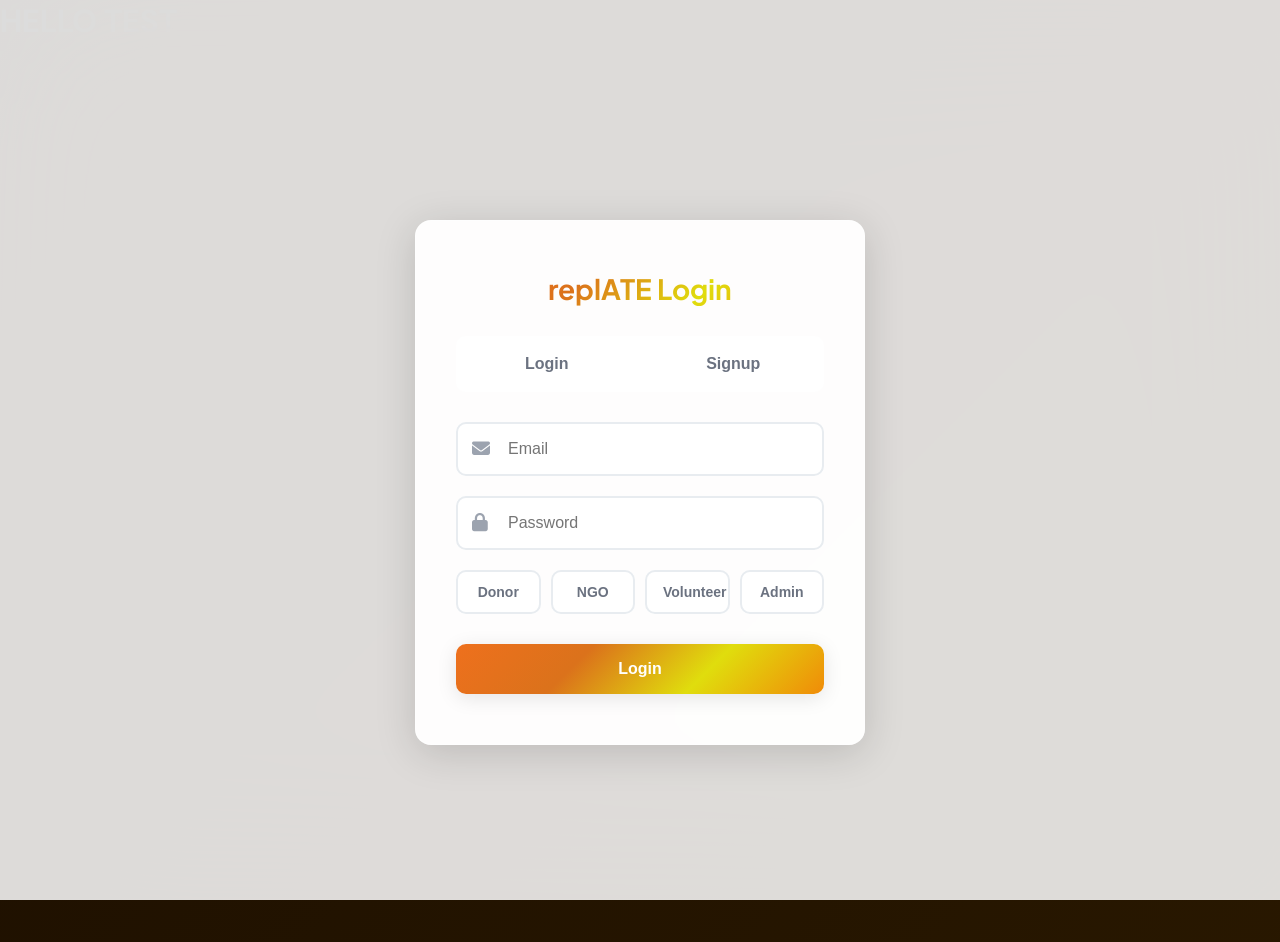
<file: index.html>
<!DOCTYPE html>
<html lang="en">
<head>
<meta charset="UTF-8">
<meta name="viewport" content="width=device-width, initial-scale=1.0">
<title>replATE – Reduce Waste, Feed Lives</title>

<link href="https://fonts.googleapis.com/css2?family=Plus+Jakarta+Sans:wght@400;500;600;700;800;900&family=DM+Sans:wght@300;400;500;600;700&display=swap" rel="stylesheet">
<link rel="stylesheet" href="https://cdnjs.cloudflare.com/ajax/libs/font-awesome/6.5.0/css/all.min.css"/>

<style>

:root {
  --text: #1A1D23;
  --text-2: #6B7280;
  --text-3: #9CA3AF;
  --border: #E8ECF0;
  --shadow: 0 4px 20px rgba(0,0,0,0.1);
  --shadow-lg: 0 8px 40px rgba(0,0,0,0.15);
  --gradient: linear-gradient(135deg, #1a0d00, #2d1b00, #4a2f00, #663d00);
  --gradient-flow: linear-gradient(135deg, #ee701d, #db721b, #e0dd0d, #f08b08);
  --gold-light: #FFED4A;
  --gold-orange: #FFA500;
  --gold-shine: #FFD700;
  --radius: 16px;
  --radius-sm: 10px;
}

*{margin:0;padding:0;box-sizing:border-box}

body{
font-family:'DM Sans',sans-serif;
min-height:100vh;
overflow-y: auto;
background: var(--gradient);
background-size:400% 400%;
animation:gradientFlow 18s infinite;
color: var(--text);
position: relative;
}

@keyframes gradientFlow{
0%{background-position:0% 50%}
50%{background-position:100% 50%}
100%{background-position:0% 50%}
}

/* Bubbles Animation */
.bubbles {
  position: fixed;
  top: 0;
  left: 0;
  width: 100%;
  height: 100%;
  pointer-events: none;
  z-index: 1;
  overflow: hidden;
}

.bubble {
  position: absolute;
  bottom: -100px;
  background: radial-gradient(circle at 30% 30%, var(--gold-shine) 0%, var(--gold-light) 30%, var(--gold-orange) 70%, transparent 80%);
  border-radius: 50%;
  opacity: 0.4;
  animation: float-up linear infinite;
  box-shadow: 0 0 20px rgba(255, 237, 74, 0.5);
}

@keyframes float-up {
  0% {
    transform: translateY(0) translateX(0) scale(0);
    opacity: 0;
  }
  10% {
    opacity: 0.6;
  }
  90% {
    opacity: 0.2;
  }
  100% {
    transform: translateY(-120vh) translateX(50px) scale(1);
    opacity: 0;
  }
}

/* Multiple bubble layers for density */
.bubble:nth-child(1) { left: 10%; width: 8px; height: 8px; animation-duration: 35s; animation-delay: 0s; }
.bubble:nth-child(2) { left: 20%; width: 12px; height: 12px; animation-duration: 42s; animation-delay: 2s; }
.bubble:nth-child(3) { left: 30%; width: 6px; height: 6px; animation-duration: 38s; animation-delay: 5s; }
.bubble:nth-child(4) { left: 40%; width: 10px; height: 10px; animation-duration: 45s; animation-delay: 8s; }
.bubble:nth-child(5) { left: 50%; width: 7px; height: 7px; animation-duration: 40s; animation-delay: 12s; }
.bubble:nth-child(6) { left: 60%; width: 11px; height: 11px; animation-duration: 48s; animation-delay: 15s; }
.bubble:nth-child(7) { left: 70%; width: 9px; height: 9px; animation-duration: 36s; animation-delay: 18s; }
.bubble:nth-child(8) { left: 80%; width: 5px; height: 5px; animation-duration: 44s; animation-delay: 22s; }
.bubble:nth-child(9) { left: 90%; width: 13px; height: 13px; animation-duration: 39s; animation-delay: 26s; }
.bubble:nth-child(10) { left: 15%; width: 4px; height: 4px; animation-duration: 50s; animation-delay: 30s; }
.bubble:nth-child(11) { left: 35%; width: 14px; height: 14px; animation-duration: 37s; animation-delay: 1s; }
.bubble:nth-child(12) { left: 55%; width: 6px; height: 6px; animation-duration: 46s; animation-delay: 4s; }
.bubble:nth-child(13) { left: 75%; width: 10px; height: 10px; animation-duration: 41s; animation-delay: 7s; }
.bubble:nth-child(14) { left: 5%; width: 8px; height: 8px; animation-duration: 43s; animation-delay: 10s; }
.bubble:nth-child(15) { left: 25%; width: 12px; height: 12px; animation-duration: 49s; animation-delay: 13s; }
.bubble:nth-child(16) { left: 45%; width: 7px; height: 7px; animation-duration: 34s; animation-delay: 16s; }
.bubble:nth-child(17) { left: 65%; width: 11px; height: 11px; animation-duration: 47s; animation-delay: 19s; }
.bubble:nth-child(18) { left: 85%; width: 9px; height: 9px; animation-duration: 40s; animation-delay: 23s; }
.bubble:nth-child(19) { left: 95%; width: 5px; height: 5px; animation-duration: 45s; animation-delay: 27s; }
.bubble:nth-child(20) { left: 18%; width: 13px; height: 13px; animation-duration: 38s; animation-delay: 31s; }

body::after{
content:"";
position:fixed;
top:0;
left:0;
right:0;
bottom:0;
background:rgba(255,255,255,.85);
backdrop-filter:blur(80px);
z-index: 2;
}

.login-page{
position:relative;
z-index:10;
display:flex;
align-items:center;
justify-content:center;
min-height:100vh;
padding: 20px;
}

.login-card{
background:rgba(255,255,255,.95);
padding:50px 40px;
border-radius: var(--radius);
width:100%;
max-width:450px;
box-shadow: var(--shadow-lg);
border: 1px solid rgba(255,255,255,0.2);
animation: fadeInUp 0.6s ease-out;
margin-bottom: 20px;
}

@keyframes fadeInUp {
  from { opacity: 0; transform: translateY(30px); }
  to { opacity: 1; transform: translateY(0); }
}

.login-card h2 {
  font-family: 'Plus Jakarta Sans', sans-serif;
  font-weight: 700;
  font-size: 28px;
  text-align: center;
  margin-bottom: 30px;
  color: var(--text);
  background: var(--gradient-flow);
  -webkit-background-clip: text;
  -webkit-text-fill-color: transparent;
  background-clip: text;
}

/* tabs */

.login-tabs{
display:flex;
gap:15px;
margin-bottom:30px;
background: rgba(255,255,255,0.8);
border-radius: var(--radius-sm);
padding: 5px;
}

.login-tab{
flex:1;
padding:14px 20px;
border:none;
border-radius: var(--radius-sm);
cursor:pointer;
font-weight:600;
font-size: 16px;
background: transparent;
color: var(--text-2);
transition: all 0.3s ease;
position: relative;
overflow: hidden;
}

.login-tab::before {
  content: '';
  position: absolute;
  top: 0; left: -100%;
  width: 100%; height: 100%;
  background: var(--gradient-flow);
  transition: left 0.3s ease;
  z-index: -1;
}

.login-tab:hover::before {
  left: 0;
}

.login-tab:hover {
  transform: translateY(-2px);
  box-shadow: var(--shadow);
}

/* forms */

.login-form{display:none}
.login-form.active{display:block; animation: slideIn 0.4s ease;}

@keyframes slideIn {
  from { opacity: 0; transform: translateX(20px); }
  to { opacity: 1; transform: translateX(0); }
}

.form-group{
  margin-bottom:20px;
  position: relative;
}

.form-group input,
.form-group select{
width:100%;
padding:16px 16px 16px 50px;
border-radius: var(--radius-sm);
border:2px solid var(--border);
font-size: 16px;
transition: all 0.3s ease;
background: rgba(255,255,255,0.9);
}

.form-group input:focus,
.form-group select:focus {
  border-color: #6366f1;
  box-shadow: 0 0 0 3px rgba(99,102,241,0.1);
  outline: none;
}

.form-group i {
  position: absolute;
  left: 16px;
  top: 50%;
  transform: translateY(-50%);
  color: var(--text-3);
  font-size: 18px;
  transition: color 0.3s ease;
}

.role-buttons {
  display: flex;
  gap: 10px;
  flex-wrap: wrap;
}

.role-btn {
  flex: 1;
  min-width: 80px;
  padding: 12px 16px;
  border: 2px solid var(--border);
  border-radius: var(--radius-sm);
  background: rgba(255,255,255,0.9);
  color: var(--text-2);
  font-weight: 600;
  font-size: 14px;
  cursor: pointer;
  transition: all 0.3s ease;
}

.role-btn:hover {
  border-color: #6366f1;
  background: rgba(99,102,241,0.1);
  color: #6366f1;
}

.role-btn.selected {
  border-color: #6366f1;
  background: var(--gradient-flow);
  color: white;
}

.form-group .toggle-password,
.form-group .checkmark {
  right: 16px;
  left: auto;
  cursor: pointer;
}

.form-group .checkmark {
  color: #10b981; /* green */
  opacity: 0;
  transition: opacity 0.3s ease;
}

.form-group .checkmark.show {
  opacity: 1;
}

.form-group input:focus + i,
.form-group select:focus + i {
  color: #6366f1;
}

.sign-in-btn{
width:100%;
padding:16px;
border:none;
border-radius: var(--radius-sm);
background: var(--gradient-flow);
color:white;
font-weight:600;
font-size: 16px;
cursor:pointer;
transition: all 0.3s ease;
box-shadow: var(--shadow);
margin-top: 10px;
}

.sign-in-btn:hover {
  transform: translateY(-2px);
  box-shadow: 0 6px 25px rgba(0,0,0,0.2);
}

.toast{
position:fixed;
bottom:30px;
right:30px;
background: linear-gradient(135deg, #ef4444, #dc2626);
color:white;
padding:15px 25px;
border-radius: var(--radius-sm);
opacity:0;
transition:.3s;
box-shadow: var(--shadow);
z-index: 1000;
}

.toast.show{opacity:1}

/* Responsive */
@media (max-width: 480px) {
  .login-card {
    padding: 30px 20px;
    margin: 20px;
  }
  .login-card h2 {
    font-size: 24px;
  }
  .login-tab {
    padding: 12px 16px;
    font-size: 14px;
  }
  .form-group input,
  .form-group select {
    padding: 14px 14px 14px 45px;
  }
  .form-group i {
    left: 14px;
    font-size: 16px;
  }
  .role-btn {
    min-width: 70px;
    padding: 10px 12px;
    font-size: 13px;
  }
}

</style>
</head>

<body>
  <!-- Bubbles Container -->
  <div class="bubbles">
    <div class="bubble"></div>
    <div class="bubble"></div>
    <div class="bubble"></div>
    <div class="bubble"></div>
    <div class="bubble"></div>
    <div class="bubble"></div>
    <div class="bubble"></div>
    <div class="bubble"></div>
    <div class="bubble"></div>
    <div class="bubble"></div>
    <div class="bubble"></div>
    <div class="bubble"></div>
    <div class="bubble"></div>
    <div class="bubble"></div>
    <div class="bubble"></div>
    <div class="bubble"></div>
    <div class="bubble"></div>
    <div class="bubble"></div>
    <div class="bubble"></div>
    <div class="bubble"></div>
  </div>

  <h1>HELLO TEST</h1>


<div class="login-page">

<div class="login-card">

<h2>replATE Login</h2>

<div class="login-tabs">

<button type="button"
class="login-tab active"
onclick="switchTab('login')">
Login
</button>

<button type="button"
class="login-tab"
onclick="switchTab('signup')">
Signup
</button>

</div>


<!-- LOGIN -->

<div id="login-form"
class="login-form active">

<div class="form-group">
<input id="login-email"
placeholder="Email">
<i class="fas fa-envelope"></i>
</div>

<div class="form-group">
<input id="login-password"
placeholder="Password"
type="password">
<i class="fas fa-lock"></i>
</div>

<div class="form-group role-buttons">
<button type="button" class="role-btn" data-role="donor">Donor</button>
<button type="button" class="role-btn" data-role="ngo">NGO</button>
<button type="button" class="role-btn" data-role="volunteer">Volunteer</button>
<button type="button" class="role-btn" data-role="admin">Admin</button>
<input type="hidden" id="login-role" value="">
</div>

<button
class="sign-in-btn"
onclick="submitAuth('login')">
Login
</button>

</div>


<!-- SIGNUP -->

<div id="signup-form"
class="login-form">

<div class="form-group">
<input id="signup-name"
placeholder="Name">
<i class="fas fa-user"></i>
</div>

<div class="form-group">
<input id="signup-phone"
placeholder="Phone">
<i class="fas fa-phone"></i>
</div>

<div class="form-group">
<input id="signup-email"
placeholder="Email">
<i class="fas fa-envelope"></i>
</div>

<div class="form-group">
<input id="signup-password"
type="password"
placeholder="Password">
<i class="fas fa-lock"></i>
<i class="fas fa-eye toggle-password" data-target="signup-password"></i>
</div>

<div class="form-group">
<input id="signup-confirm-password"
type="password"
placeholder="Confirm">
<i class="fas fa-lock"></i>
<i class="fas fa-eye toggle-password" data-target="signup-confirm-password"></i>
<i class="fas fa-check checkmark" id="confirm-check"></i>
</div>

<div class="form-group role-buttons">
<button type="button" class="role-btn" data-role="donor">Donor</button>
<button type="button" class="role-btn" data-role="ngo">NGO</button>
<button type="button" class="role-btn" data-role="volunteer">Volunteer</button>
<button type="button" class="role-btn" data-role="admin">Admin</button>
<input type="hidden" id="signup-role" value="">
</div>

<button
class="sign-in-btn"
onclick="submitAuth('signup')">
Signup
</button>

</div>

</div>

<div id="toast" class="toast"></div>

<script>

function switchTab(type){

let login=document.getElementById("login-form")
let signup=document.getElementById("signup-form")

let tabs=document.querySelectorAll(".login-tab")

tabs.forEach(t=>t.classList.remove("active"))

if(type=="login"){
login.classList.add("active")
signup.classList.remove("active")
tabs[0].classList.add("active")
}

if(type=="signup"){
signup.classList.add("active")
login.classList.remove("active")
tabs[1].classList.add("active")
// Scroll to signup form
setTimeout(() => {
  document.querySelector('.login-card').scrollIntoView({ behavior: 'smooth', block: 'center' });
}, 100);
}

}

function showToast(msg){

let t=document.getElementById("toast")

t.innerText=msg

t.classList.add("show")

setTimeout(()=>{
t.classList.remove("show")
},3000)

}


function submitAuth(type){

let email,password,role,name,phone, confirmPassword

if(type=="login"){

email=document.getElementById('login-email').value
password=document.getElementById('login-password').value
role=document.getElementById('login-role').value

}else{

name=document.getElementById('signup-name').value
phone=document.getElementById('signup-phone').value
email=document.getElementById('signup-email').value
password=document.getElementById('signup-password').value
confirmPassword=document.getElementById('signup-confirm-password').value
role=document.getElementById('signup-role').value

// Change button to signing up
const btn = document.querySelector('#signup-form .sign-in-btn');
btn.textContent = 'Signing up...';
btn.disabled = true;
btn.style.opacity = '0.7';

}

let body=
"action="+type+
"&email="+email+
"&password="+password+
"&role="+role+
"&name="+(name||"")+
"&phone="+(phone||"")

fetch("login.php",{

method:"POST",

headers:{
"Content-Type":
"application/x-www-form-urlencoded"
},

body:body

})

.then(r=>r.text())

.then(d=>{

if(d.trim()=="success"){

        const rolePages = {
          'donor': 'donor.html',
          'ngo': 'ngo.php', 
          'volunteer': 'volunteer.php',
          'admin': 'admin.php'
        };
        location.href = rolePages[role] || 'index.html';

}else{

// Reset button for signup
if(type === 'signup') {
  const btn = document.querySelector('#signup-form .sign-in-btn');
  btn.textContent = 'Signup';
  btn.disabled = false;
  btn.style.opacity = '1';
}

showToast("Invalid")

}

})

}

// Password visibility toggle
function checkSignupComplete() {
  const name = document.getElementById('signup-name').value.trim();
  const phone = document.getElementById('signup-phone').value.trim();
  const email = document.getElementById('signup-email').value.trim();
  const password = document.getElementById('signup-password').value;
  const confirmPassword = document.getElementById('signup-confirm-password').value;
  const role = document.getElementById('signup-role').value;
  
  const btn = document.querySelector('#signup-form .sign-in-btn');
  
  if (name && phone && email && password && confirmPassword && role && password === confirmPassword) {
    btn.textContent = 'Create Account';
    btn.style.background = 'linear-gradient(135deg, #10b981, #34d399)';
  } else {
    btn.textContent = 'Signup';
    btn.style.background = 'var(--gradient-flow)';
  }
}

document.addEventListener('DOMContentLoaded', function() {
  // Add listeners for signup form validation
  const signupFields = ['signup-name', 'signup-phone', 'signup-email', 'signup-password', 'signup-confirm-password', 'signup-role'];
  signupFields.forEach(id => {
    document.getElementById(id).addEventListener('input', checkSignupComplete);
    document.getElementById(id).addEventListener('change', checkSignupComplete);
  });
  
  const toggles = document.querySelectorAll('.toggle-password');
  toggles.forEach(toggle => {
    toggle.addEventListener('click', function() {
      const targetId = this.getAttribute('data-target');
      const input = document.getElementById(targetId);
      if (input.type === 'password') {
        input.type = 'text';
        this.classList.remove('fa-eye');
        this.classList.add('fa-eye-slash');
      } else {
        input.type = 'password';
        this.classList.remove('fa-eye-slash');
        this.classList.add('fa-eye');
      }
    });
  });

  // Check password match
  const password = document.getElementById('signup-password');
  const confirmPassword = document.getElementById('signup-confirm-password');
  const checkmark = document.getElementById('confirm-check');

  function checkPasswordMatch() {
    if (confirmPassword.value && password.value === confirmPassword.value) {
      checkmark.classList.add('show');
    } else {
      checkmark.classList.remove('show');
    }
  }

  confirmPassword.addEventListener('input', checkPasswordMatch);
  password.addEventListener('input', checkPasswordMatch);

  // Role button selection
  const roleButtons = document.querySelectorAll('.role-btn');

  roleButtons.forEach(button => {
    button.addEventListener('click', function() {
      // Remove selected class from all buttons in the same group
      const buttonGroup = this.parentNode;
      const siblings = buttonGroup.querySelectorAll('.role-btn');
      siblings.forEach(btn => btn.classList.remove('selected'));
      // Add selected class to clicked button
      this.classList.add('selected');
      // Set the hidden input value
      const hiddenInput = buttonGroup.querySelector('input[type="hidden"]');
      hiddenInput.value = this.getAttribute('data-role');
    });
  });
});

window.onload=function(){

switchTab("login")

}

</script>

</body>
</html>
</file>
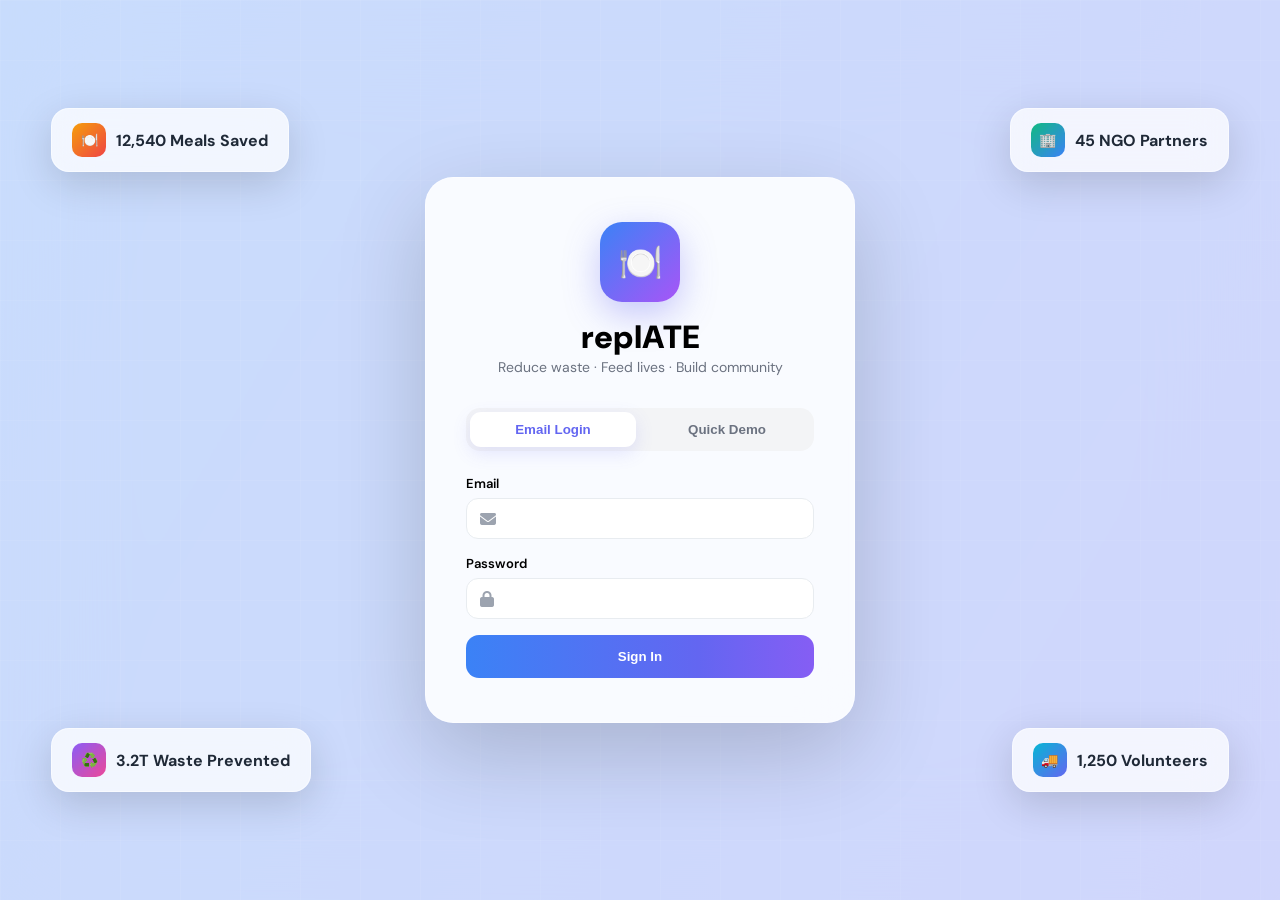
<file: files/index.html>
<!DOCTYPE html>
<html lang="en">
<head>
<meta charset="UTF-8">
<meta name="viewport" content="width=device-width, initial-scale=1.0">
<title>replATE – Reduce Waste, Feed Lives</title>

<link href="https://fonts.googleapis.com/css2?family=Plus+Jakarta+Sans:wght@400;500;600;700;800;900&family=DM+Sans:wght@300;400;500;600;700&display=swap" rel="stylesheet">
<link rel="stylesheet" href="https://cdnjs.cloudflare.com/ajax/libs/font-awesome/6.5.0/css/all.min.css"/>

<style>
:root {
  --text: #1A1D23;
  --text-2: #6B7280;
  --text-3: #9CA3AF;
  --border: #E8ECF0;
}

* {
  margin:0;
  padding:0;
  box-sizing:border-box;
}

body {
  font-family:'DM Sans',sans-serif;
  overflow:hidden;
  height:100vh;
}

/* BACKGROUND */
#login-bg {
  position:fixed;
  inset:0;
  z-index:0;
  background: linear-gradient(120deg,#3b82f6,#6366f1,#a855f7,#ec4899);
  background-size: 400% 400%;
  animation: gradientFlow 18s ease-in-out infinite;
}

@keyframes gradientFlow {
  0% { background-position:0% 50%; }
  50% { background-position:100% 50%; }
  100% { background-position:0% 50%; }
}

#login-bg::after {
  content:"";
  position:absolute;
  inset:0;
  background: rgba(255,255,255,0.72);
  backdrop-filter: blur(60px);
}

/* GRID */
.grid-overlay {
  position:fixed;
  inset:0;
  pointer-events:none;
  z-index:2;
  background-image:
    linear-gradient(rgba(255,255,255,.06) 1px, transparent 1px),
    linear-gradient(90deg, rgba(255,255,255,.06) 1px, transparent 1px);
  background-size: 60px 60px;
}

/* PAGE */
.login-page {
  position:relative;
  z-index:10;
  min-height:100vh;
  display:flex;
  align-items:center;
  justify-content:center;
  padding:20px;
}

/* CARD */
.login-card {
  background: rgba(255,255,255,0.88);
  backdrop-filter: blur(26px);
  border-radius: 28px;
  padding: 44px 40px;
  width: 430px;
  box-shadow: 0 30px 90px rgba(0,0,0,0.18);
  border: 1px solid rgba(255,255,255,0.4);
}

/* LOGO */
.login-logo {
  text-align:center;
  margin-bottom:32px;
}

.login-logo-icon {
  width:80px;
  height:80px;
  border-radius:22px;
  background: linear-gradient(135deg,#3b82f6,#a855f7,#ec4899);
  background-size:200% 200%;
  animation: iconFlow 6s ease-in-out infinite;
  display:grid;
  place-items:center;
  font-size:36px;
  margin:0 auto 14px;
  box-shadow:0 12px 35px rgba(99,102,241,0.35);
}

@keyframes iconFlow {
  0% {background-position:0% 50%;}
  50% {background-position:100% 50%;}
  100% {background-position:0% 50%;}
}

.login-logo h1 {
  font-size:32px;
  font-weight:900;
}

.login-logo p {
  color:var(--text-2);
  font-size:14px;
}

/* TABS */
.login-tabs {
  display:flex;
  gap:8px;
  margin-bottom:24px;
  background:#f3f4f6;
  border-radius:14px;
  padding:4px;
}

.login-tab {
  flex:1;
  padding:10px;
  border-radius:11px;
  border:none;
  cursor:pointer;
  font-weight:600;
  background:transparent;
  color:var(--text-2);
}

.login-tab.active {
  background:#fff;
  color:#6366f1;
  box-shadow:0 6px 18px rgba(99,102,241,0.15);
}

/* FORM */
.login-form { display:none; }
.login-form.active { display:block; }

.form-group {
  margin-bottom:16px;
}

.form-group label {
  display:block;
  font-size:13px;
  font-weight:600;
  margin-bottom:6px;
}

.input-wrap {
  position:relative;
}

.input-wrap .input-icon {
  position:absolute;
  left:14px;
  top:50%;
  transform:translateY(-50%);
  color:var(--text-3);
}

.input-wrap input {
  width:100%;
  padding:12px 16px 12px 42px;
  border-radius:12px;
  border:1.5px solid var(--border);
  outline:none;
}

/* BUTTON */
.sign-in-btn,
.quick-btn {
  background: linear-gradient(90deg,#3b82f6,#6366f1,#a855f7,#ec4899);
  background-size:200% 200%;
  animation: btnFlow 6s ease-in-out infinite;
  color:#fff;
  font-weight:700;
  border:none;
  cursor:pointer;
  transition:0.3s;
}

@keyframes btnFlow {
  0% {background-position:0% 50%;}
  50% {background-position:100% 50%;}
  100% {background-position:0% 50%;}
}

.sign-in-btn {
  width:100%;
  padding:14px;
  border-radius:13px;
}

/* QUICK BUTTONS */
.quick-btns {
  display:grid;
  grid-template-columns:1fr 1fr;
  gap:8px;
}

.quick-btn {
  padding:12px;
  border-radius:13px;
}

/* ⭐ IMPROVED FLOATING STATS */
.floating-stat {
  position:fixed;
  z-index:5;
  padding:14px 20px;
  border-radius:18px;
  background: rgba(255,255,255,0.75);
  backdrop-filter: blur(18px);
  box-shadow: 0 12px 40px rgba(0,0,0,0.15);
  border: 1px solid rgba(255,255,255,0.5);
  display:flex;
  align-items:center;
  gap:10px;
  font-weight:700;
  color:#1f2937;
  animation: floaty 6s ease-in-out infinite;
}

/* glow badge icon */
.floating-stat span.icon {
  width:34px;
  height:34px;
  border-radius:10px;
  display:grid;
  place-items:center;
  color:white;
  font-size:14px;
}

/* positions */
.fs-1 { top:12%; left:4%; }
.fs-2 { top:12%; right:4%; }
.fs-3 { bottom:12%; left:4%; }
.fs-4 { bottom:12%; right:4%; }

/* different icon gradients */
.fs-1 span.icon { background:linear-gradient(135deg,#f59e0b,#ef4444); }
.fs-2 span.icon { background:linear-gradient(135deg,#10b981,#3b82f6); }
.fs-3 span.icon { background:linear-gradient(135deg,#8b5cf6,#ec4899); }
.fs-4 span.icon { background:linear-gradient(135deg,#06b6d4,#6366f1); }

@keyframes floaty {
  0% { transform: translateY(0px); }
  50% { transform: translateY(-8px); }
  100% { transform: translateY(0px); }
}

.floating-stat:hover {
  transform: scale(1.05);
  transition:0.3s;
}

/* MOBILE */
@media(max-width:600px) {
  .floating-stat { display:none; }
  .login-card { width:100%; }
}
</style>
</head>

<body>

<div id="login-bg"></div>
<div class="grid-overlay"></div>

<!-- ⭐ IMPROVED FLOATING STATS -->
<div class="floating-stat fs-1">
  <span class="icon">🍽️</span>
  <div>12,540 Meals Saved</div>
</div>

<div class="floating-stat fs-2">
  <span class="icon">🏢</span>
  <div>45 NGO Partners</div>
</div>

<div class="floating-stat fs-3">
  <span class="icon">♻️</span>
  <div>3.2T Waste Prevented</div>
</div>

<div class="floating-stat fs-4">
  <span class="icon">🚚</span>
  <div>1,250 Volunteers</div>
</div>

<div class="login-page">
  <div class="login-card">

    <div class="login-logo">
      <div class="login-logo-icon">🍽️</div>
      <h1>replATE</h1>
      <p>Reduce waste · Feed lives · Build community</p>
    </div>

    <div class="login-tabs">
      <button class="login-tab active" onclick="switchLoginTab('email')">Email Login</button>
      <button class="login-tab" onclick="switchLoginTab('quick')">Quick Demo</button>
    </div>

    <div class="login-form active" id="email-form">
      <div class="form-group">
        <label>Email</label>
        <div class="input-wrap">
          <i class="fas fa-envelope input-icon"></i>
          <input type="email" id="login-email">
        </div>
      </div>

      <div class="form-group">
        <label>Password</label>
        <div class="input-wrap">
          <i class="fas fa-lock input-icon"></i>
          <input type="password" id="login-pass">
        </div>
      </div>

      <button class="sign-in-btn" onclick="loginEmail()">Sign In</button>
    </div>

    <div class="login-form" id="quick-form">
      <p style="margin-bottom:10px;">Quick demo access</p>

      <div class="quick-btns">
        <button class="quick-btn" onclick="loginAs('donor')">Donor</button>
        <button class="quick-btn" onclick="loginAs('ngo')">NGO</button>
        <button class="quick-btn" onclick="loginAs('volunteer')">Volunteer</button>
        <button class="quick-btn" onclick="loginAs('admin')">Admin</button>
      </div>
    </div>

  </div>
</div>

<script>
function switchLoginTab(tab) {
  document.getElementById('email-form').classList.toggle('active', tab==='email');
  document.getElementById('quick-form').classList.toggle('active', tab==='quick');
}

function loginEmail() {
  const email = document.getElementById('login-email').value;
  if (!email) return alert("Enter email");
  loginAs('admin');
}

function loginAs(role) {
  const pages = {
    donor:'dashboard-donor.html',
    ngo:'dashboard-ngo.html',
    volunteer:'dashboard-volunteer.html',
    admin:'dashboard-admin.html'
  };
  window.location.href = pages[role];
}
</script>

</body>
</html>
</file>
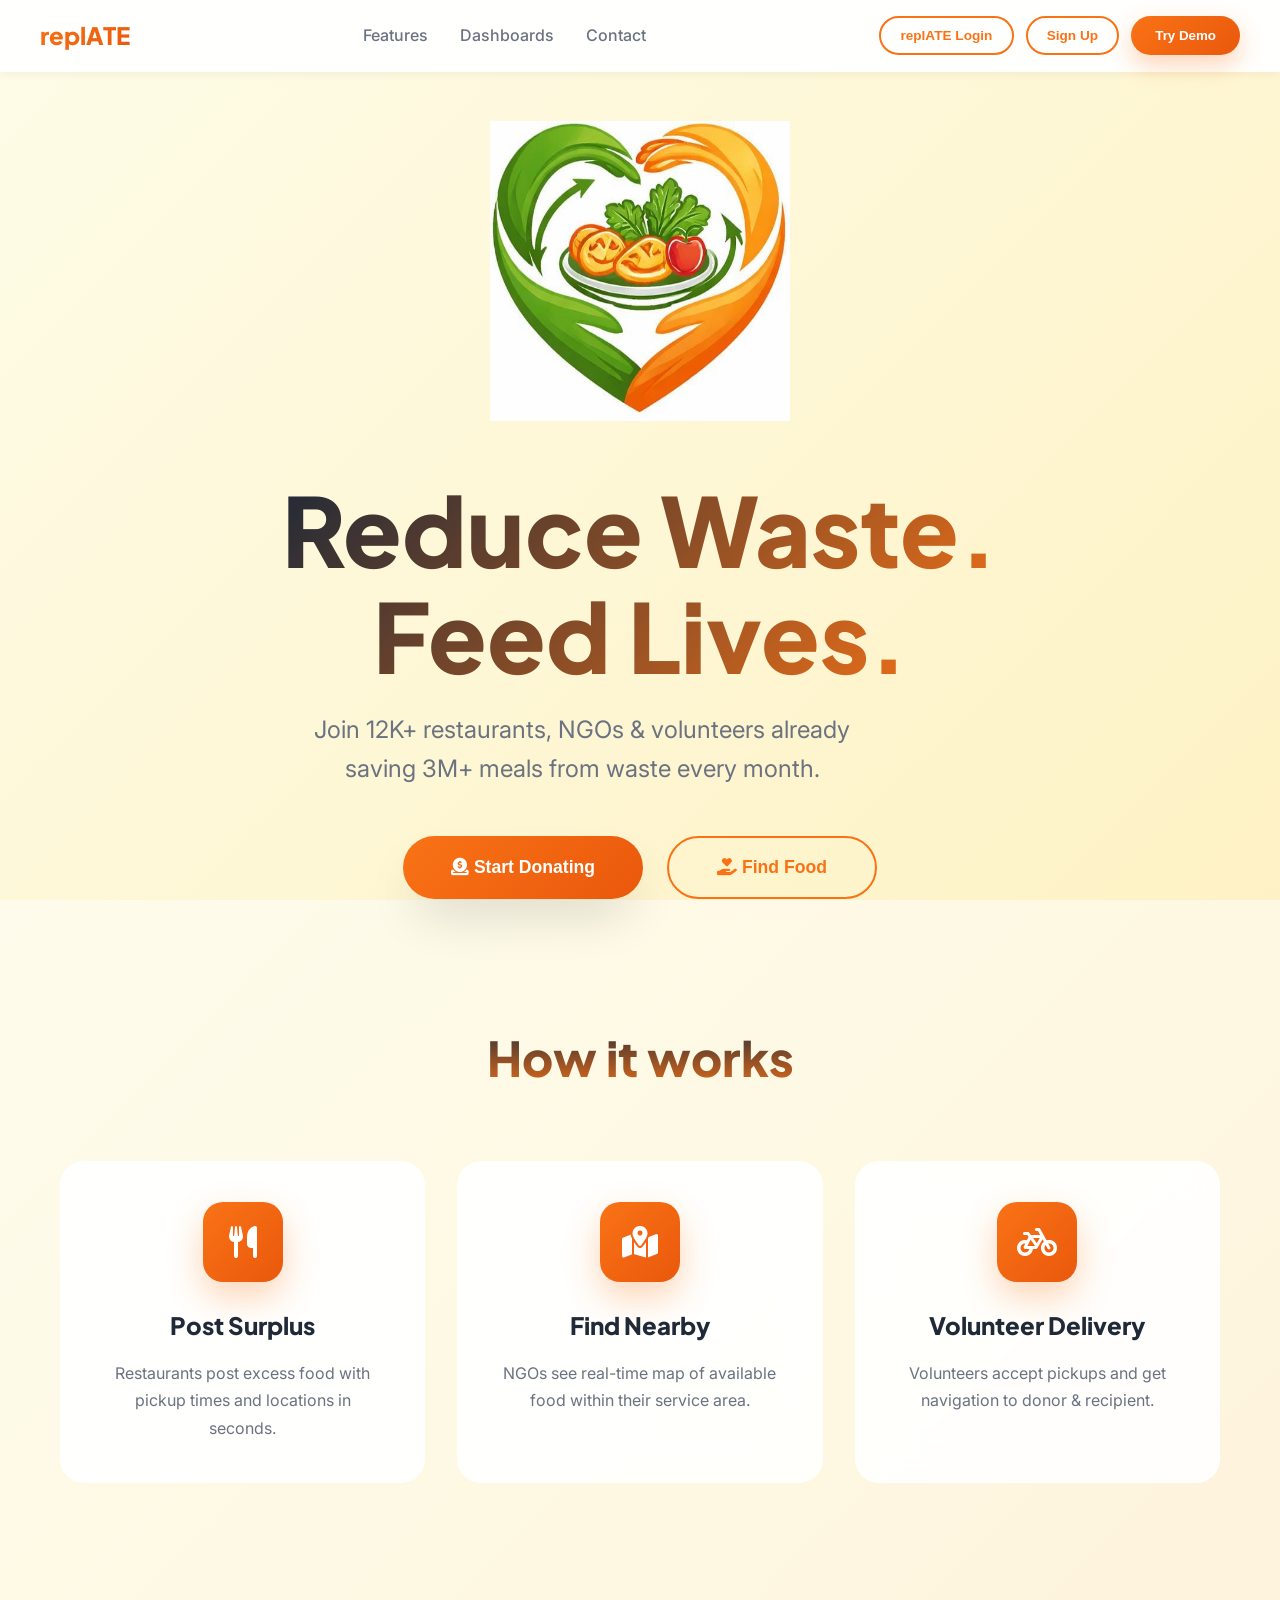
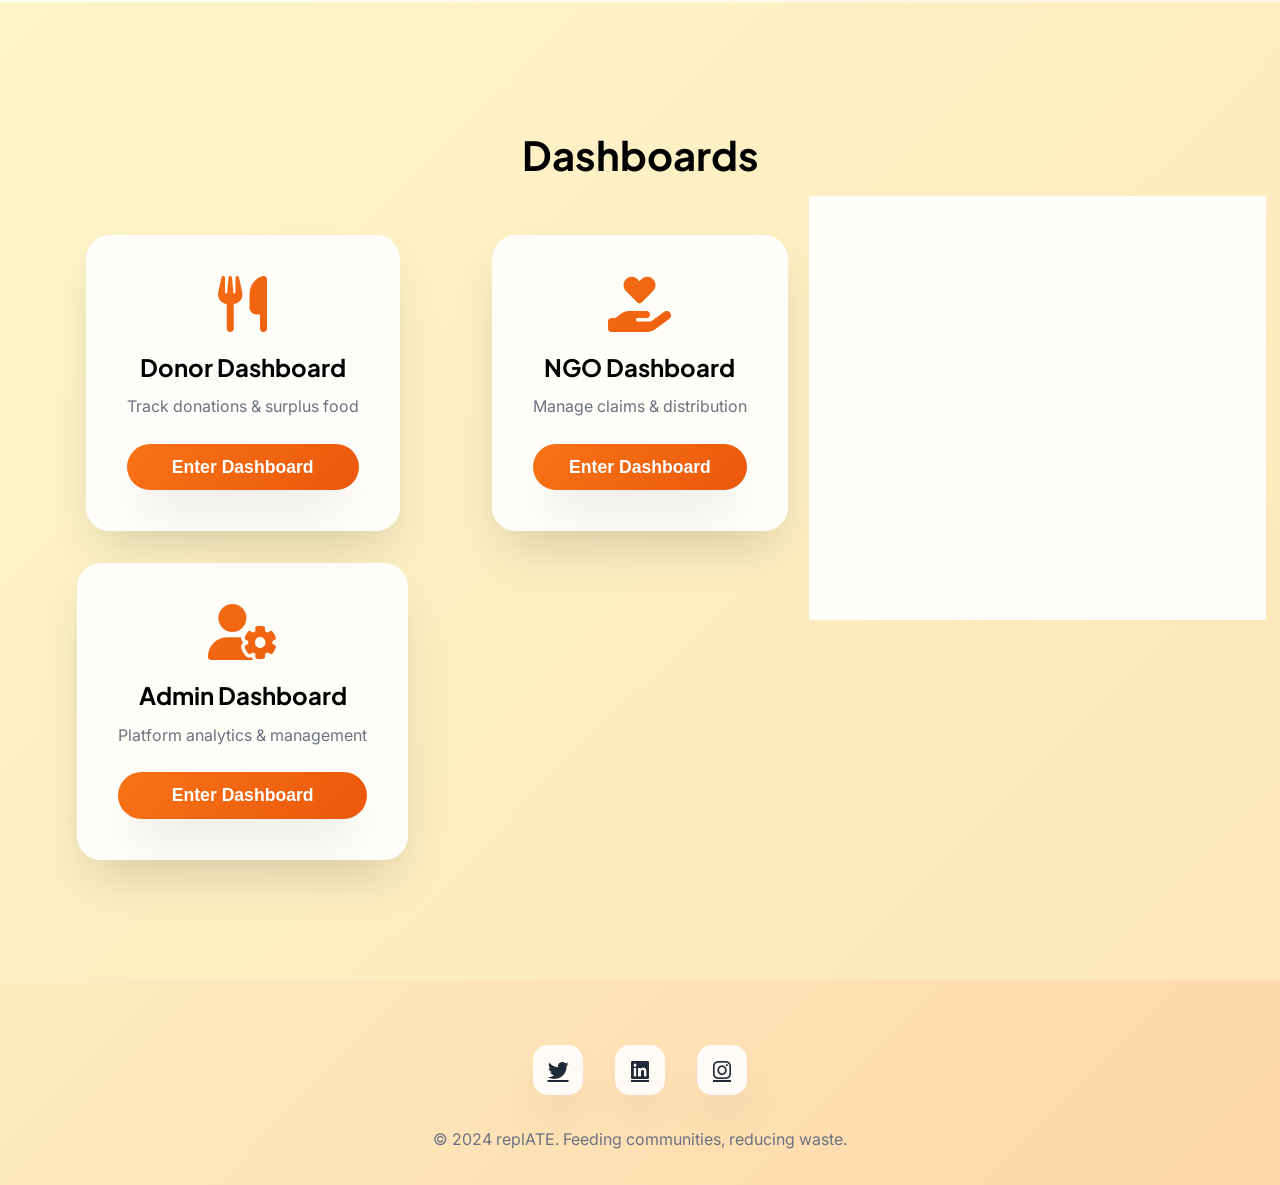
<file: landing.html>
<!DOCTYPE html>
<html lang="en">
<head>
<meta charset="UTF-8">
<meta name="viewport" content="width=device-width, initial-scale=1.0">
<title>replATE - Clean Interactive Landing</title>

<link href="https://fonts.googleapis.com/css2?family=Plus+Jakarta+Sans:wght@300;400;500;600;700;800&family=Inter:wght@300;400;500;600&display=swap" rel="stylesheet">
<link rel="stylesheet" href="https://cdnjs.cloudflare.com/ajax/libs/font-awesome/6.5.0/css/all.min.css">

<style>
* {
  margin: 0;
  padding: 0;
  box-sizing: border-box;
}

:root {
  --primary: #F97316;
  --bg: linear-gradient(135deg, #FEFCE8 0%, #FEF3C7 50%, #FED7AA 100%);
  --card: rgba(255, 255, 255, 0.9);
  --text: #1F2937;
  --text-muted: #6B7280;
  --shadow: 0 25px 50px -12px rgba(0, 0, 0, 0.15);
  --shadow-hover: 0 35px 60px -12px rgba(0, 0, 0, 0.2);
}

body {
  font-family: 'Inter', sans-serif;
  background: var(--bg);
  overflow-x: hidden;
  line-height: 1.6;
  min-height: 100vh;
}

.container {
  max-width: 1200px;
  margin: 0 auto;
  padding: 0 20px;
}

/* HEADER */
.header {
  position: fixed;
  top: 0;
  left: 0;
  right: 0;
  z-index: 100;
  background: rgba(255, 255, 255, 0.95);
  backdrop-filter: blur(20px);
  border-bottom: 1px solid rgba(255, 255, 255, 0.2);
  transition: all 0.3s ease;
}

.nav {
  display: flex;
  justify-content: space-between;
  align-items: center;
  padding: 1rem 0;
}

.logo-nav {
  font-family: 'Plus Jakarta Sans', sans-serif;
  font-size: 24px;
  font-weight: 800;
  background: linear-gradient(135deg, var(--primary), #EA580C);
  -webkit-background-clip: text;
  -webkit-text-fill-color: transparent;
  background-clip: text;
  cursor: pointer;
  transition: transform 0.3s ease;
}

.logo-nav:hover {
  transform: scale(1.05);
}

.nav-links {
  display: flex;
  list-style: none;
  gap: 2rem;
}

.nav-link {
  color: var(--text-muted);
  text-decoration: none;
  font-weight: 500;
  transition: all 0.3s ease;
  position: relative;
}

.nav-link:hover {
  color: var(--primary);
}

.nav-link::after {
  content: '';
  position: absolute;
  bottom: -5px;
  left: 0;
  width: 0;
  height: 2px;
  background: var(--primary);
  transition: width 0.3s ease;
}

.nav-link:hover::after {
  width: 100%;
}

.cta-header {
  padding: 12px 24px;
  background: linear-gradient(135deg, var(--primary), #EA580C);
  color: white;
  border-radius: 50px;
  font-weight: 600;
  border: none;
  cursor: pointer;
  transition: all 0.3s ease;
  box-shadow: 0 10px 25px rgba(249, 115, 22, 0.3);
}

.cta-header:hover {
  transform: translateY(-2px);
  box-shadow: 0 15px 35px rgba(249, 115, 22, 0.4);
}

/* HERO */
.hero {
  min-height: 100vh;
  display: flex;
  align-items: center;
  justify-content: center;
  text-align: center;
  padding-top: 120px;
  position: relative;
}

.hero-content h1 {
  font-family: 'Plus Jakarta Sans', sans-serif;
  font-size: clamp(3.5rem, 8vw, 6rem);
  font-weight: 900;
  background: linear-gradient(135deg, var(--text) 0%, var(--primary) 100%);
  -webkit-background-clip: text;
  -webkit-text-fill-color: transparent;
  background-clip: text;
  margin-bottom: 1.5rem;
  line-height: 1.1;
  animation: fadeInUp 1s ease 0.2s both;
}

.hero-content p {
  font-size: clamp(1.2rem, 3vw, 1.5rem);
  color: var(--text-muted);
  margin-bottom: 3rem;
  max-width: 600px;
  animation: fadeInUp 1s ease 0.4s both;
}

.logo-hero {
  width: clamp(200px, 40vw, 300px);
  height: clamp(200px, 40vw, 300px);
  margin: 0 auto 3rem;
  animation: float 4s ease-in-out infinite;
  cursor: pointer;
  transition: transform 0.4s ease;
}

.logo-hero:hover {
  transform: scale(1.05);
}

.cta-buttons {
  display: flex;
  gap: 1.5rem;
  justify-content: center;
  flex-wrap: wrap;
  animation: fadeInUp 1s ease 0.6s both;
}

.btn-primary {
  padding: 1.2rem 3rem;
  background: linear-gradient(135deg, var(--primary), #EA580C);
  color: white;
  font-weight: 600;
  font-size: 1.1rem;
  border: none;
  border-radius: 50px;
  cursor: pointer;
  transition: all 0.3s cubic-bezier(0.175, 0.885, 0.32, 1.275);
  box-shadow: var(--shadow);
  position: relative;
  overflow: hidden;
}

.btn-primary::before {
  content: '';
  position: absolute;
  top: 0;
  left: -100%;
  width: 100%;
  height: 100%;
  background: linear-gradient(90deg, transparent, rgba(255,255,255,0.3), transparent);
  transition: left 0.5s;
}

.btn-primary:hover::before {
  left: 100%;
}

.btn-primary:hover {
  transform: translateY(-4px);
  box-shadow: var(--shadow-hover);
}

.btn-secondary {
  padding: 1.2rem 3rem;
  background: transparent;
  color: var(--primary);
  font-weight: 600;
  font-size: 1.1rem;
  border: 2px solid var(--primary);
  border-radius: 50px;
  cursor: pointer;
  transition: all 0.3s ease;
}

.btn-secondary:hover {
  background: var(--primary);
  color: white;
  transform: translateY(-4px);
  box-shadow: var(--shadow-hover);
}

/* FEATURES */
.features {
  padding: 120px 0;
  background: rgba(255,255,255,0.5);
}

.feature-grid {
  display: grid;
  grid-template-columns: repeat(auto-fit, minmax(300px, 1fr));
  gap: 2rem;
  margin-top: 4rem;
}

.feature-card {
  background: var(--card);
  backdrop-filter: blur(20px);
  border-radius: 24px;
  padding: 2.5rem;
  text-align: center;
  transition: all 0.4s ease;
  border: 1px solid rgba(255,255,255,0.2);
  cursor: pointer;
}

.feature-card:hover {
  transform: translateY(-12px);
  box-shadow: var(--shadow-hover);
}

.feature-icon {
  width: 80px;
  height: 80px;
  margin: 0 auto 1.5rem;
  background: linear-gradient(135deg, var(--primary), #EA580C);
  border-radius: 20px;
  display: grid;
  place-items: center;
  font-size: 2rem;
  color: white;
  box-shadow: 0 15px 35px rgba(249,115,22,0.3);
}

.feature-card h3 {
  font-family: 'Plus Jakarta Sans', sans-serif;
  font-size: 1.5rem;
  font-weight: 800;
  margin-bottom: 1rem;
  color: var(--text);
}

.feature-card p {
  color: var(--text-muted);
  line-height: 1.7;
}

/* FOOTER */
.footer {
  padding: 4rem 0 2rem;
  text-align: center;
  color: var(--text-muted);
  border-top: 1px solid rgba(255,255,255,0.2);
}

.social-links {
  display: flex;
  justify-content: center;
  gap: 2rem;
  margin-bottom: 2rem;
}

.social-link {
  width: 50px;
  height: 50px;
  background: var(--card);
  border-radius: 15px;
  display: grid;
  place-items: center;
  font-size: 1.3rem;
  color: var(--text);
  transition: all 0.3s ease;
  box-shadow: var(--shadow);
}

.social-link:hover {
  background: var(--primary);
  color: white;
  transform: translateY(-4px);
}

/* ANIMATIONS */
@keyframes float {
  0%, 100% { transform: translateY(0px); }
  50% { transform: translateY(-10px); }
}

@keyframes fadeInUp {
  from {
    opacity: 0;
    transform: translateY(30px);
  }
  to {
    opacity: 1;
    transform: translateY(0);
  }
}

/* RESPONSIVE */
@media (max-width: 768px) {
  .nav-links { gap: 1rem; }
  .cta-buttons { flex-direction: column; align-items: center; }
  .btn-primary, .btn-secondary { width: 100%; max-width: 300px; }
  .feature-grid { grid-template-columns: 1fr; }
}

/* SMOOTH SCROLL */
html {
  scroll-behavior: smooth;
}

/* Dashboard Cards */
.demo-card {
  background: var(--card);
  backdrop-filter: blur(20px);
  border-radius: 24px;
  padding: 2.5rem;
  text-align: center;
  transition: all 0.4s ease;
  border: 1px solid rgba(255,255,255,0.2);
  cursor: pointer;
  box-shadow: var(--shadow);
}

.demo-card:hover {
  transform: translateY(-12px);
  box-shadow: var(--shadow-hover);
}
</style>
</head>

<body>
<!-- NAV -->
<header class="header">
  <nav class="nav container">
    <div class="logo-nav" onclick="scrollToTop()">replATE</div>
    <ul class="nav-links">
      <li><a href="#features" class="nav-link" onclick="smoothScroll('#features')">Features</a></li>
      <li><a href="#demo" class="nav-link" onclick="smoothScroll('#demo')">Dashboards</a></li>
      <li><a href="#contact" class="nav-link" onclick="smoothScroll('#contact')">Contact</a></li>
    </ul>
    <div style="display: flex; gap: 0.75rem; align-items: center;">     <button class="btn-secondary" style="padding: 0.6rem 1.2rem; font-size: 0.85rem; white-space: nowrap;" onclick="window.location.href='index.html'">replATE Login</button>      <button class="btn-secondary" style="padding: 0.6rem 1.2rem; font-size: 0.85rem; white-space: nowrap;" onclick="alert('Sign up functionality - coming soon!')">Sign Up</button>
            <button class="cta-header" onclick="demoLogin('donor')">Try Demo</button></div>
  </nav>
</header>

<!-- HERO -->
<section class="hero">
  <div class="container">
    <div class="hero-content">
      <img src="./logo.jpeg" alt="replATE Logo" class="logo-hero">
      <h1>Reduce Waste.<br>Feed Lives.</h1>
      <p>Join 12K+ restaurants, NGOs & volunteers already saving 3M+ meals from waste every month.</p>
      <div class="cta-buttons">
        <button class="btn-primary" onclick="demoLogin('donor')">
          <i class="fas fa-donate"></i> Start Donating
        </button>
        <button class="btn-secondary" onclick="demoLogin('ngo')">
          <i class="fas fa-hand-holding-heart"></i> Find Food
        </button>
      </div>
    </div>
  </div>
</section>

<!-- FEATURES -->
<section id="features" class="features">
  <div class="container">
    <h2 style="text-align: center; font-family: 'Plus Jakarta Sans'; font-size: 3rem; font-weight: 900; margin-bottom: 3rem; background: linear-gradient(var(--text), var(--primary)); -webkit-background-clip: text; -webkit-text-fill-color: transparent;">
      How it works
    </h2>
    <div class="feature-grid">
      <div class="feature-card">
        <div class="feature-icon">
          <i class="fas fa-utensils"></i>
        </div>
        <h3>Post Surplus</h3>
        <p>Restaurants post excess food with pickup times and locations in seconds.</p>
      </div>
      <div class="feature-card">
        <div class="feature-icon">
          <i class="fas fa-map-marked-alt"></i>
        </div>
        <h3>Find Nearby</h3>
        <p>NGOs see real-time map of available food within their service area.</p>
      </div>
      <div class="feature-card">
        <div class="feature-icon">
          <i class="fas fa-bicycle"></i>
        </div>
        <h3>Volunteer Delivery</h3>
        <p>Volunteers accept pickups and get navigation to donor & recipient.</p>
      </div>
    </div>
  </div>
</section>

<!-- DEMO SECTION -->
<section id="demo" style="padding: 120px 0; background: rgba(254, 243, 199, 0.5);">
  <div class="container">
<h2 style="text-align: center; font-family: 'Plus Jakarta Sans'; font-size: 2.5rem; margin-bottom: 3rem;">
      Dashboards
    </h2>
    <div style="display: grid; grid-template-columns: repeat(auto-fit, minmax(300px, 1fr)); gap: 2rem; justify-items: center;">
      <div class="demo-card" style="min-width: 280px;">
        <i class="fas fa-utensils" style="font-size: 3.5rem; background: linear-gradient(135deg, var(--primary), #EA580C); -webkit-background-clip: text; -webkit-text-fill-color: transparent; background-clip: text; margin-bottom: 1rem; display: block;"></i>
        <h3 style="font-family: 'Plus Jakarta Sans'; font-size: 1.5rem; margin-bottom: 0.5rem;">Donor Dashboard</h3>
        <p style="color: var(--text-muted);">Track donations & surplus food</p>
        <button class="btn-primary" style="width: 100%; margin-top: 1.5rem; padding: 0.8rem;" onclick="demoLogin('donor')">Enter Dashboard</button>
      </div>
      <div class="demo-card" style="min-width: 280px;">
        <i class="fas fa-hand-holding-heart" style="font-size: 3.5rem; background: linear-gradient(135deg, var(--primary), #EA580C); -webkit-background-clip: text; -webkit-text-fill-color: transparent; background-clip: text; margin-bottom: 1rem; display: block;"></i>
        <h3 style="font-family: 'Plus Jakarta Sans'; font-size: 1.5rem; margin-bottom: 0.5rem;">NGO Dashboard</h3>
        <p style="color: var(--text-muted);">Manage claims & distribution</p>
        <button class="btn-primary" style="width: 100%; margin-top: 1.5rem; padding: 0.8rem;" onclick="demoLogin('ngo')">Enter Dashboard</button>
      </div>
      <div class="demo-card" style="min-width: 280px;">
        <i class="fas fa-truck" style="font-size: 3.5rem; background: linear-gradient(135deg, var(--primary), #EA580C); -webkit-background-clip: text; -webkit-text-fill-color: transparent; background-clip: text; margin-bottom: 1rem; display: block;"></i>
        <h3 style="font-family: 'Plus Jakarta Sans'; font-size: 1.5rem; margin-bottom: 0.5rem;">Volunteer Dashboard</h3>
        <p style="color: var(--text-muted);">Pickup routes & deliveries</p>
        <button class="btn-primary" style="width: 100%; margin-top: 1.5rem; padding: 0.8rem;" onclick="demoLogin('volunteer')">Enter Dashboard</button>
      </div>
      <div class="demo-card" style="min-width: 280px;">
        <i class="fas fa-user-cog" style="font-size: 3.5rem; background: linear-gradient(135deg, var(--primary), #EA580C); -webkit-background-clip: text; -webkit-text-fill-color: transparent; background-clip: text; margin-bottom: 1rem; display: block;"></i>
        <h3 style="font-family: 'Plus Jakarta Sans'; font-size: 1.5rem; margin-bottom: 0.5rem;">Admin Dashboard</h3>
        <p style="color: var(--text-muted);">Platform analytics & management</p>
        <button class="btn-primary" style="width: 100%; margin-top: 1.5rem; padding: 0.8rem;" onclick="demoLogin('admin')">Enter Dashboard</button>
      </div>
    </div>
  </div>
</section>

<!-- FOOTER -->
<footer id="contact" class="footer">
  <div class="container">
    <div class="social-links">
      <a href="#" class="social-link"><i class="fab fa-twitter"></i></a>
      <a href="#" class="social-link"><i class="fab fa-linkedin"></i></a>
      <a href="#" class="social-link"><i class="fab fa-instagram"></i></a>
    </div>
    <p>&copy; 2024 replATE. Feeding communities, reducing waste.</p>
  </div>
</footer>

<script>
function smoothScroll(target) {
  document.querySelector(target).scrollIntoView({ behavior: 'smooth' });
}

function scrollToTop() {
  window.scrollTo({ top: 0, behavior: 'smooth' });
}

function demoLogin(role) {
  const pages = {
    donor: 'donor.html',
    ngo: 'ngo.php',
    volunteer: 'volunteer.php',
    admin: 'admin.php'
  };
  window.location.href = pages[role] || pages.donor;
}

// Navbar scroll effect
window.addEventListener('scroll', () => {
  const header = document.querySelector('.header');
  if (window.scrollY > 100) {
    header.style.background = 'rgba(255, 255, 255, 0.98)';
    header.style.boxShadow = '0 10px 30px rgba(0, 0, 0, 0.1)';
  } else {
    header.style.background = 'rgba(255, 255, 255, 0.95)';
    header.style.boxShadow = '0 2px 10px rgba(0, 0, 0, 0.05)';
  }
});

// Intersection Observer for animations
const observerOptions = {
  threshold: 0.1,
  rootMargin: '0px 0px -50px 0px'
};

const observer = new IntersectionObserver((entries) => {
  entries.forEach(entry => {
    if (entry.isIntersecting) {
      entry.target.style.animationPlayState = 'running';
    }
  });
}, observerOptions);

document.querySelectorAll('.feature-card').forEach(card => {
  observer.observe(card);
});
</script>
</body>
</html>
</file>
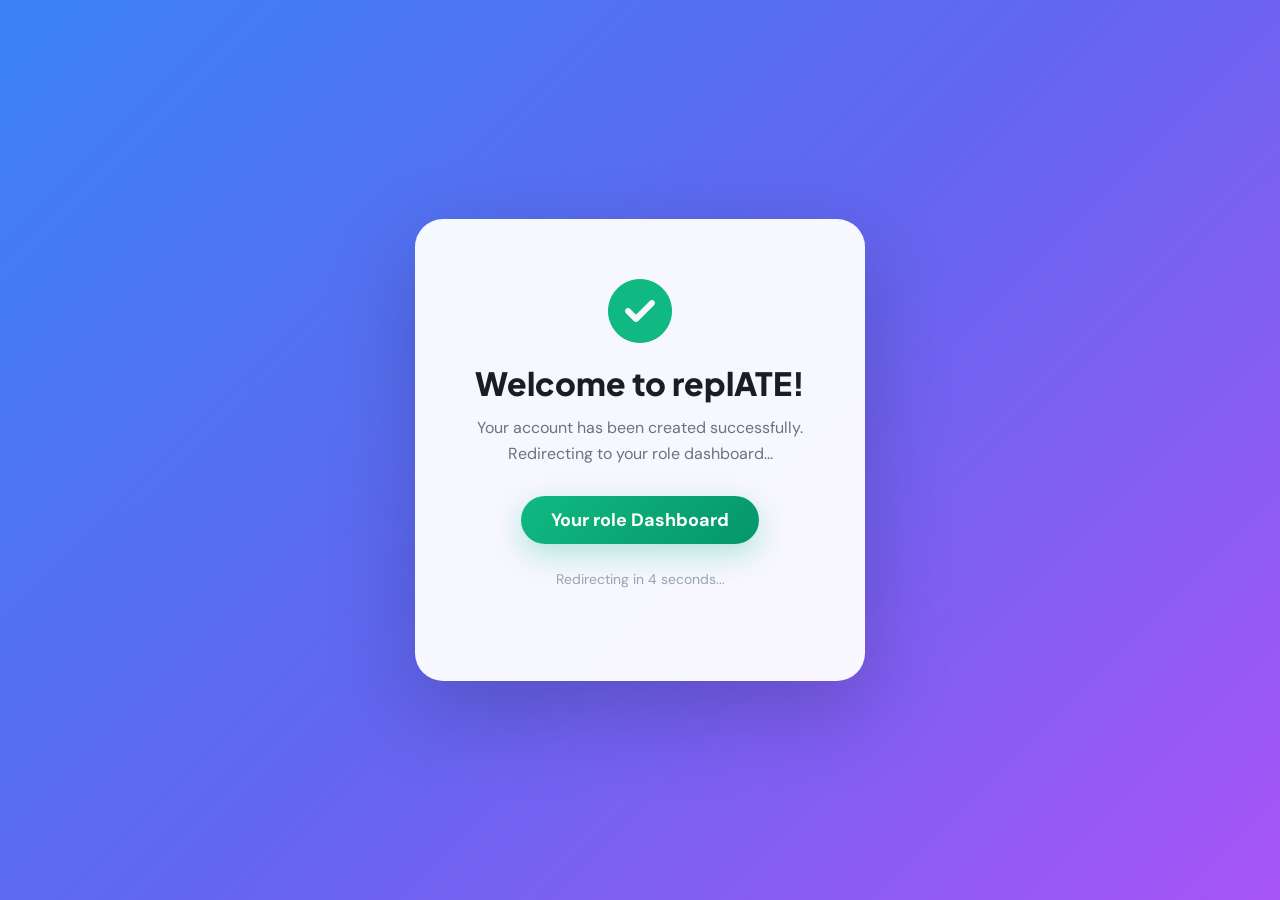
<file: role.html>
<!DOCTYPE html>
<html lang="en">
<head>
<meta charset="UTF-8">
<meta name="viewport" content="width=device-width, initial-scale=1.0">
<title>Role Confirmed - replATE</title>
<link href="https://fonts.googleapis.com/css2?family=Plus+Jakarta+Sans:wght@400;500;600;700;800;900&family=DM+Sans:wght@300;400;500;600;700&display=swap" rel="stylesheet">
<link rel="stylesheet" href="https://cdnjs.cloudflare.com/ajax/libs/font-awesome/6.5.0/css/all.min.css"/>
<style>
* { margin:0; padding:0; box-sizing:border-box; }
body { 
  font-family:'DM Sans',sans-serif; 
  min-height:100vh; 
  display:flex; 
  align-items:center; 
  justify-content:center; 
  background: linear-gradient(135deg, #3b82f6, #6366f1, #a855f7);
  color: white; 
}
.card { 
  background: rgba(255,255,255,0.95); 
  backdrop-filter: blur(20px); 
  border-radius: 28px; 
  padding: 60px 50px; 
  text-align:center; 
  box-shadow: 0 30px 90px rgba(0,0,0,0.2); 
  max-width: 450px; 
  width: 90%; 
}
.icon { font-size: 64px; margin-bottom: 20px; display: block; animation: bounceIn 1s; }
h1 { font-family: 'Plus Jakarta Sans', sans-serif; font-size: 32px; font-weight: 900; margin-bottom: 12px; color: #1a1d23; }
p { font-size: 16px; color: #6b7280; margin-bottom: 30px; line-height: 1.6; }
.role-badge { 
  display: inline-block; 
  background: linear-gradient(135deg, #10b981, #059669); 
  color: white; 
  padding: 12px 30px; 
  border-radius: 50px; 
  font-size: 18px; 
  font-weight: 700; 
  margin-bottom: 24px; 
  box-shadow: 0 10px 30px rgba(16,185,129,0.3); 
}
.redirecting { font-size: 14px; color: #9ca3af; }
@keyframes bounceIn { 
  0% { opacity:0; transform: scale(0.3); } 
  50% { opacity:1; transform: scale(1.05); } 
  70% { transform: scale(0.9); } 
  100% { transform: scale(1); opacity:1; } 
}
@media (max-width: 600px) { 
  .card { padding: 40px 30px; margin: 20px; } 
}
</style>
</head>
<body>
<div class="card">
  <i class="fas fa-check-circle icon" style="color: #10b981;"></i>
  <h1>Welcome to replATE!</h1>
  <p>Your account has been created successfully. Redirecting to your role dashboard...</p>
  <div class="role-badge" id="role-display">Loading role...</div>
  <p class="redirecting">Redirecting in <span id="countdown">5</span> seconds...</p>
</div>
<script>
const role = sessionStorage.getItem('tempRole') || 'your role';
document.getElementById('role-display').textContent = role.charAt(0).toUpperCase() + role.slice(1) + ' Dashboard';
let count = 5;
const countdownEl = document.getElementById('countdown');
const timer = setInterval(() => {
  count--;
  countdownEl.textContent = count;
  if (count <= 0) {
    clearInterval(timer);
    const dashboardMap = {
      'donor': 'dashboard-donor.html',
      'ngo': 'dashboard-ngo.html',
      'volunteer': 'dashboard-volunteer.html',
      'admin': 'dashboard-admin.html'
    };
    window.location.href = dashboardMap[role] || 'dashboard-donor.html';
  }
}, 1000);
// Set role from session on signup (set in JS before redirect)
</script>
</body>
</html>
</file>
